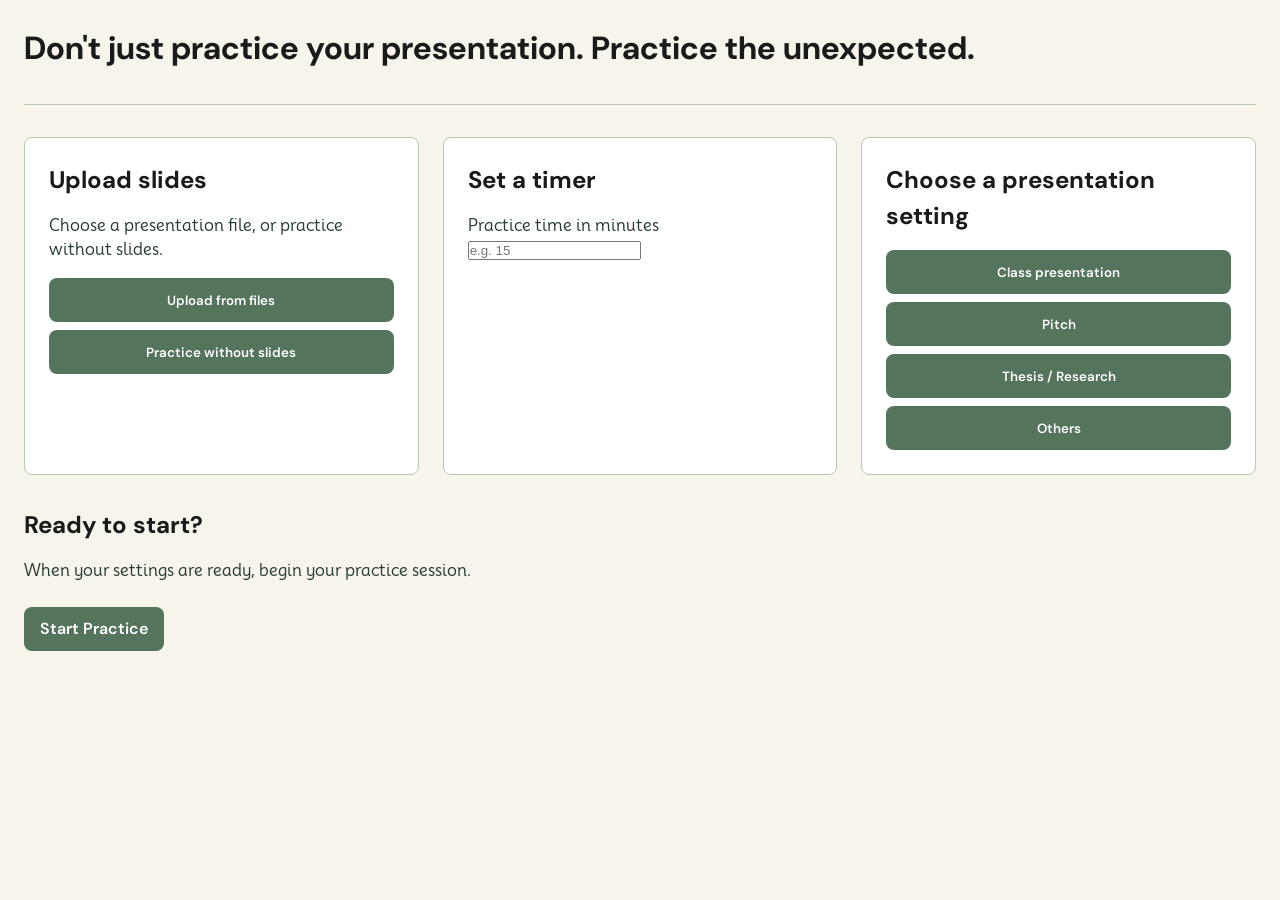
<file: index.html>
<!doctype html>
<html lang="en">
  <head>
    <meta charset="UTF-8" />
    <meta name="viewport" content="width=device-width, initial-scale=1.0" />
    <title>My Project</title>
    <link rel="stylesheet" href="style.css" />
  </head>
  <body>
    <!-- START BELOW -->
     
<!--PAGE HEADER-->
<header>
  <h1>Don't just practice your presentation. Practice the unexpected.</h1>
</header>

<!-- MAIN CONTENT -->
<main>

  <!-- 3-Column Desktop Grid Wrapper -->
  <div class="setup-grid">
    <section id="setup" class="setup-card">
      <h2>Upload slides</h2>
      <p>Choose a presentation file, or practice without slides.</p>
      <button type="button">Upload from files</button>
      <button type="button">Practice without slides</button>
    </section>

    <section class="setup-card">
      <h2>Set a timer</h2>
      <label for="practice-time">Practice time in minutes</label>
      <input id="practice-time" name="practice-time" type="number" min="1" placeholder="e.g. 15">
    </section>

    <section class="setup-card">
      <h2>Choose a presentation setting</h2>
      <button type="button">Class presentation</button>
      <button type="button">Pitch</button>
      <button type="button">Thesis / Research</button>
      <button type="button">Others</button>
    </section>
  </div>

  <!-- START PRACTICE SECTION -->
  <section>
    <h2>Ready to start?</h2>
    <p>When your settings are ready, begin your practice session.</p>
    <a href="practice.html" class="btn">Start Practice</a>
  </section>

</main>   
  </body>
</html>
</file>
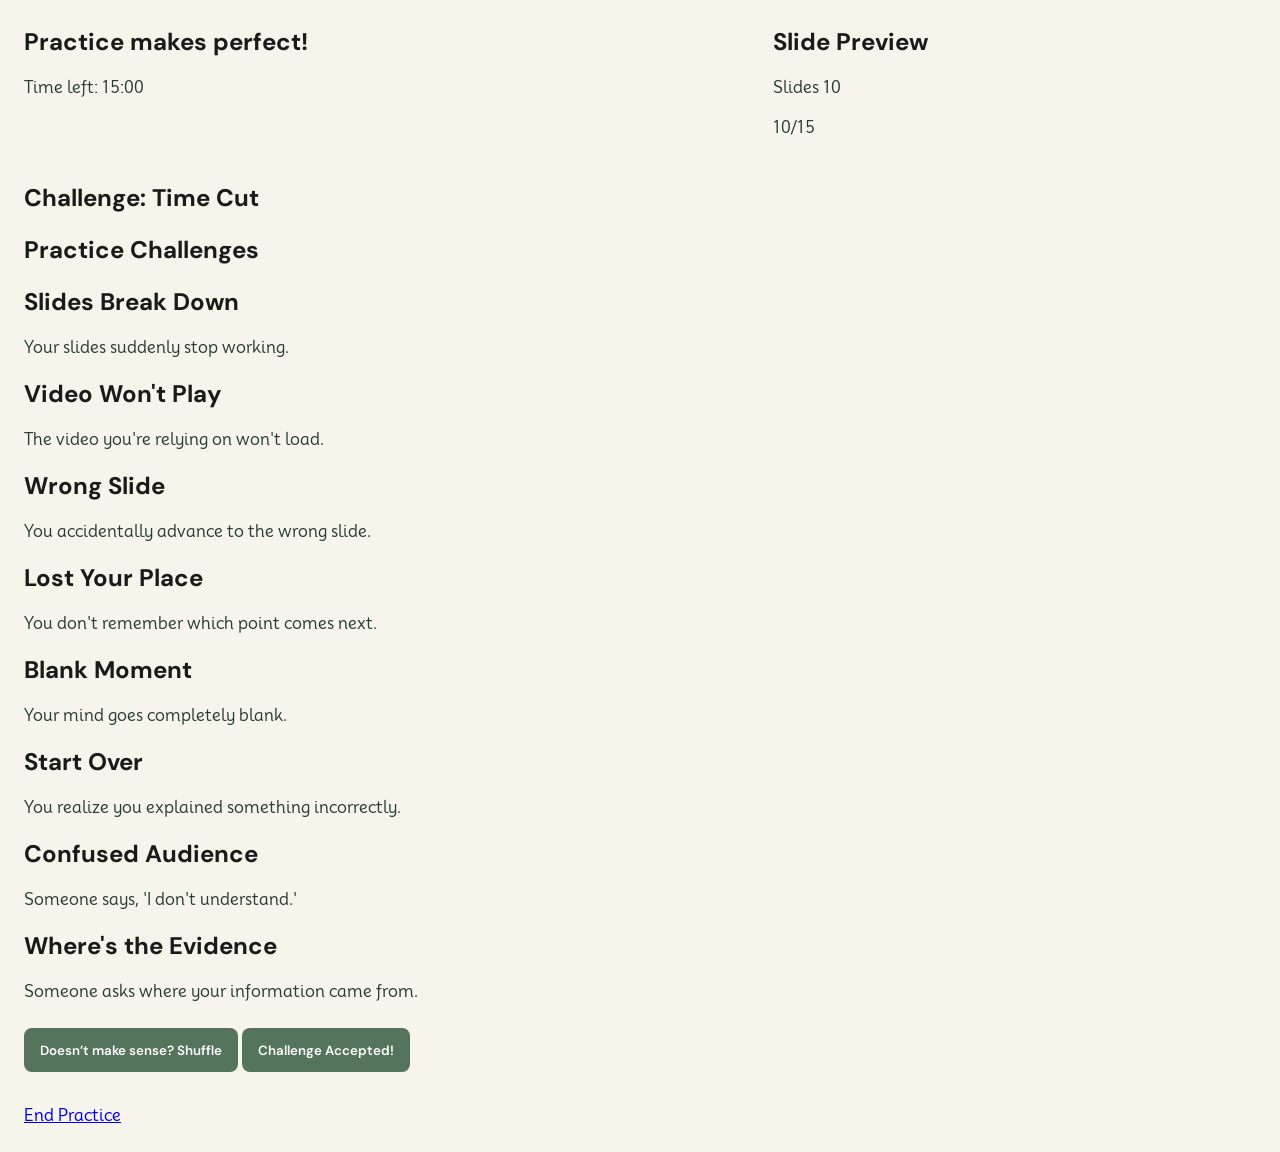
<file: challenge.html>
<!doctype html>
<html lang="en">
  <head>
    <meta charset="UTF-8" />
    <meta name="viewport" content="width=device-width, initial-scale=1.0" />
    <title>My Project</title>
    <link rel="stylesheet" href="style.css" />
    
 <!-- Added defer so scripts run AFTER the HTML body is parsed -->
    <script src="challenge.js" defer></script>
    <script src="script.js" defer></script>
  </head>

  <body>
    <!-- START BELOW -->

    <!-- MAIN CONTENT -->
  <main>
<div class="practice-grid">
    <!-- HERO / PRACTICE HEADER SECTION -->
    <section>
      <h1>Practice makes perfect!</h1>
      <p>Time left: <span>15:00</span></p>
    </section>

    <!-- SLIDE DISPLAY SECTION -->
    <section>
      <h2>Slide Preview</h2>
      <p>Slides 10</p>
      <p>10/15</p>
    </section>

    <!-- PRACTICE CHALLENGE SECTION -->
    <section>
      <h2>Challenge: Time Cut</h2>
     <h2>Practice Challenges</h2>
            <div id="challenge-gallery">
                <div class="challenge">
                </div>
            </div>
      <button type="button">Doesn’t make sense? Shuffle</button>
      <button type="button">Challenge Accepted!</button>
    </section>
</div>
    <!-- PRACTICE CONTROLS SECTION -->
    <section>
      <a href="report.html">End Practice</a>
    </section>

  </main>

</body>
</html>
</file>
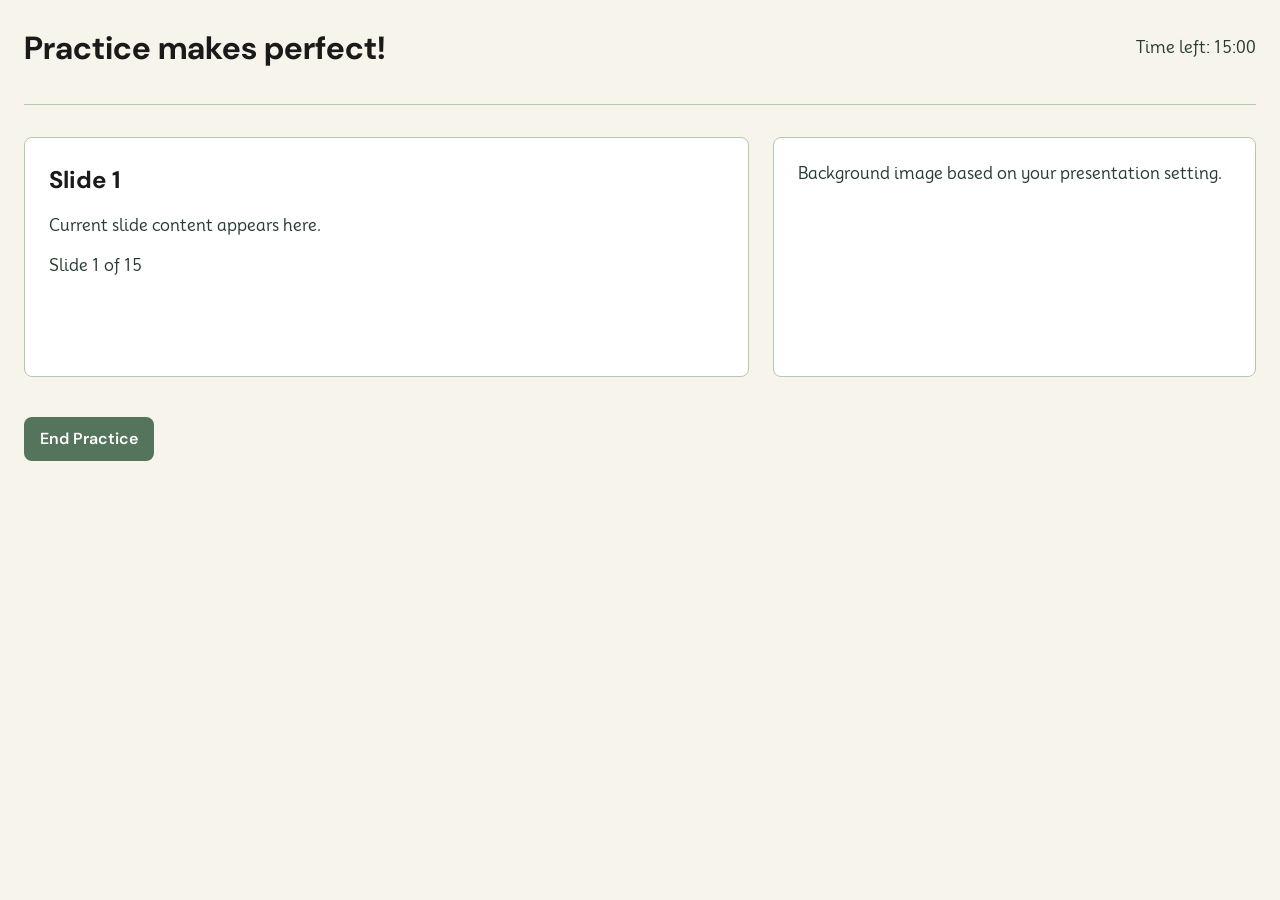
<file: practice.html>
<!doctype html>
<html lang="en">
  <head>
    <meta charset="UTF-8" />
    <meta name="viewport" content="width=device-width, initial-scale=1.0" />
    <title>My Project</title>
    <link rel="stylesheet" href="style.css" />
  </head>
  <body>
    <!-- START BELOW -->

<!-- PAGE HEADER -->
<header>
  <h1>Practice makes perfect!</h1>
  <p>Time left: <span>15:00</span></p>
</header>

<!-- MAIN CONTENT -->
<main>
<div class="practice-grid">
  <!-- CURRENT SLIDE SECTION -->
    <section class="practice-card">
      <h2>Slide 1</h2>
      <p>Current slide content appears here.</p>
      <p>Slide 1 of 15</p>
    </section>

  <!-- PRESENTATION BACKGROUND / VISUAL SETTING -->
    <section class="practice-card">
      <p>Background image based on your presentation setting.</p>
    </section>
</div>
  <!-- END PRACTICE -->
  <section>
    <a href="report.html" class="btn">End Practice</a>
  </section>

</main>

  
  </body>
</html>
</file>
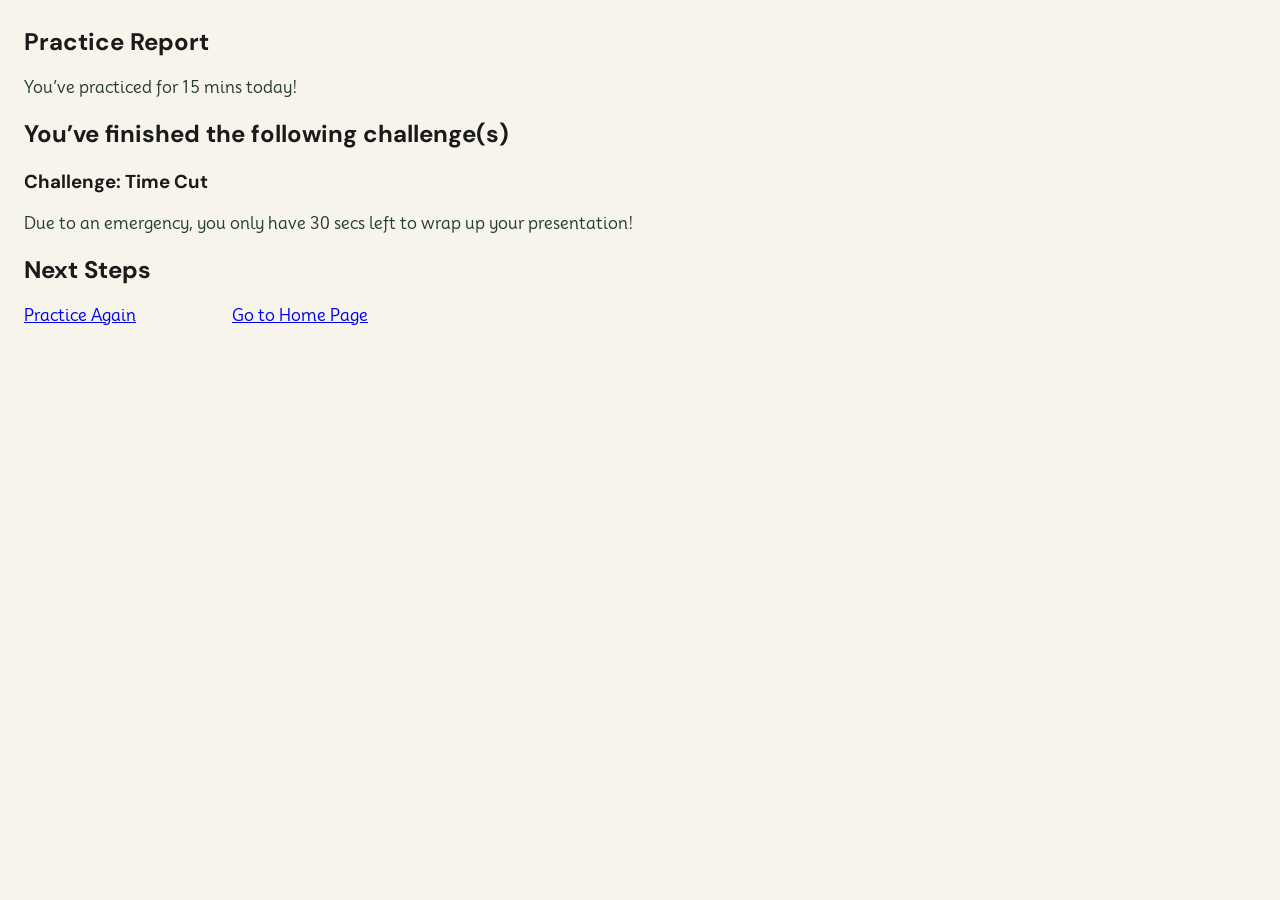
<file: report.html>
<!doctype html>
<html lang="en">
  <head>
    <meta charset="UTF-8" />
    <meta name="viewport" content="width=device-width, initial-scale=1.0" />
    <title>My Project</title>
    <link rel="stylesheet" href="style.css" />
  </head>
  <body>
    <!-- START BELOW -->
<main>
    <!-- HERO / REPORT SUMMARY SECTION -->
    <section>
      <h1>Practice Report</h1>
      <p>You’ve practiced for 15 mins today!</p>
    </section>

    <!-- COMPLETED CHALLENGES SECTION -->
    <section>
      <h2>You’ve finished the following challenge(s)</h2>
      <h3>Challenge: Time Cut</h3>
      <p>Due to an emergency, you only have 30 secs left to wrap up your presentation!</p>
    </section>

    <!-- NAVIGATION ACTIONS SECTION -->
    <section>
      <h2>Next Steps</h2>
  <div class="next-steps-grid">
      <a href="practice.html">Practice Again</a>
      <a href="index.html">Go to Home Page</a>
  </div>
    </section>

  </main>

  </body>
</html>
</file>
<file: style.css>
@import url('https://fonts.googleapis.com/css2?family=DM+Sans:ital,opsz,wght@0,9..40,100..1000;1,9..40,100..1000&family=Mooli&display=swap');

/* Base Page Setup & 8px Spacing Grid */
:root {
  /* Spacing Grid (Multiples of 8px) */
  --space-8: 8px;
  --space-16: 16px;
  --space-24: 24px;
  --space-32: 32px;
  --space-48: 48px;

  /* Design Tokens */
  --bg-beige: #F7F4EC;
  --primary-green: #B7C8B0;
  --accent-sage: #54745B;
  --text-dark: #263D30;
  --text-black: #1A1A1A;
}

* {
  box-sizing: border-box;
  margin: 0;
  padding: 0;
}

body {
  font-family: 'Mooli', sans-serif;
  background-color: var(--bg-beige);
  color: var(--text-dark);
  line-height: 1.5;
  padding: var(--space-24);
}

h1, h2, h3, h4 {
  font-family: 'DM Sans', sans-serif;
  color: var(--text-black);
  margin-bottom: var(--space-16);
}

p {
  max-width: 65ch;
  margin-bottom: var(--space-16);
}

/* Page Header (1D Component using Flexbox) */
header {
  display: flex;
  justify-content: space-between;
  align-items: center;
  padding-bottom: var(--space-16);
  margin-bottom: var(--space-32);
  border-bottom: 1px solid var(--primary-green);
}

/* Page Shell Container */
/* page shell: limits maximum desktop width and centers content */
main {
  max-width: 1440px;
  margin: 0 auto;
}

/* DESKTOP GRID RULES (Default / Desktop Frame)*/

/* setup-grid: 3 equal columns — places upload, timer, and setting cards side-by-side on desktop */
.setup-grid {
  display: grid;
  grid-template-columns: repeat(3, 1fr);
  gap: var(--space-24);
  margin-bottom: var(--space-32);
}

.setup-card {
  background-color: #FFFFFF;
  border: 1px solid var(--primary-green);
  border-radius: var(--space-8);
  padding: var(--space-24);
}

/* practice-grid: 2 columns — slide content on left (3fr), visual setting/challenge on right (2fr) */
.practice-grid {
  display: grid;
  grid-template-columns: 3fr 2fr;
  gap: var(--space-24);
  align-items: start;
  margin-bottom: var(--space-32);
}

.practice-card {
  background-color: #FFFFFF;
  border: 1px solid var(--primary-green);
  border-radius: var(--space-8);
  padding: var(--space-24);
  min-height: 240px;
}

/* next-steps-grid: 2 equal columns — positions action buttons side-by-side on desktop */
.next-steps-grid {
  display: grid;
  grid-template-columns: repeat(2, 1fr);
  gap: var(--space-16);
  max-width: 400px;
}

/* Buttons and Links */
button, a.btn {
  display: inline-flex;
  align-items: center;
  justify-content: center;
  min-height: 44px; /* Minimum tap target height */
  padding: var(--space-8) var(--space-16);
  margin-top: var(--space-8);
  background-color: var(--accent-sage);
  color: #FFFFFF;
  border: none;
  border-radius: var(--space-8);
  font-family: 'DM Sans', sans-serif;
  font-weight: 600;
  text-decoration: none;
  cursor: pointer;
}

/* MOBILE MEDIA QUERY (Screen widths 700px or narrower)*/
@media (max-width: 700px) {
  /* Header stacks title and timer vertically */
  header {
    flex-direction: column;
    align-items: flex-start;
    gap: var(--space-8);
  }

  /* index.html setup cards stack into a single column */
  .setup-grid {
    grid-template-columns: 1fr;
  }

  /* practice and challenge screens collapse to single column */
  .practice-grid {
    grid-template-columns: 1fr;
  }

  /* report action buttons stack vertically */
  .next-steps-grid {
    grid-template-columns: 1fr;
  }
}
/* Stack buttons vertically inside setup cards */
.setup-card button {
  display: flex;
  width: 100%;
  margin-top: var(--space-8); /* 8px spacing between stacked buttons */
}
</file>
